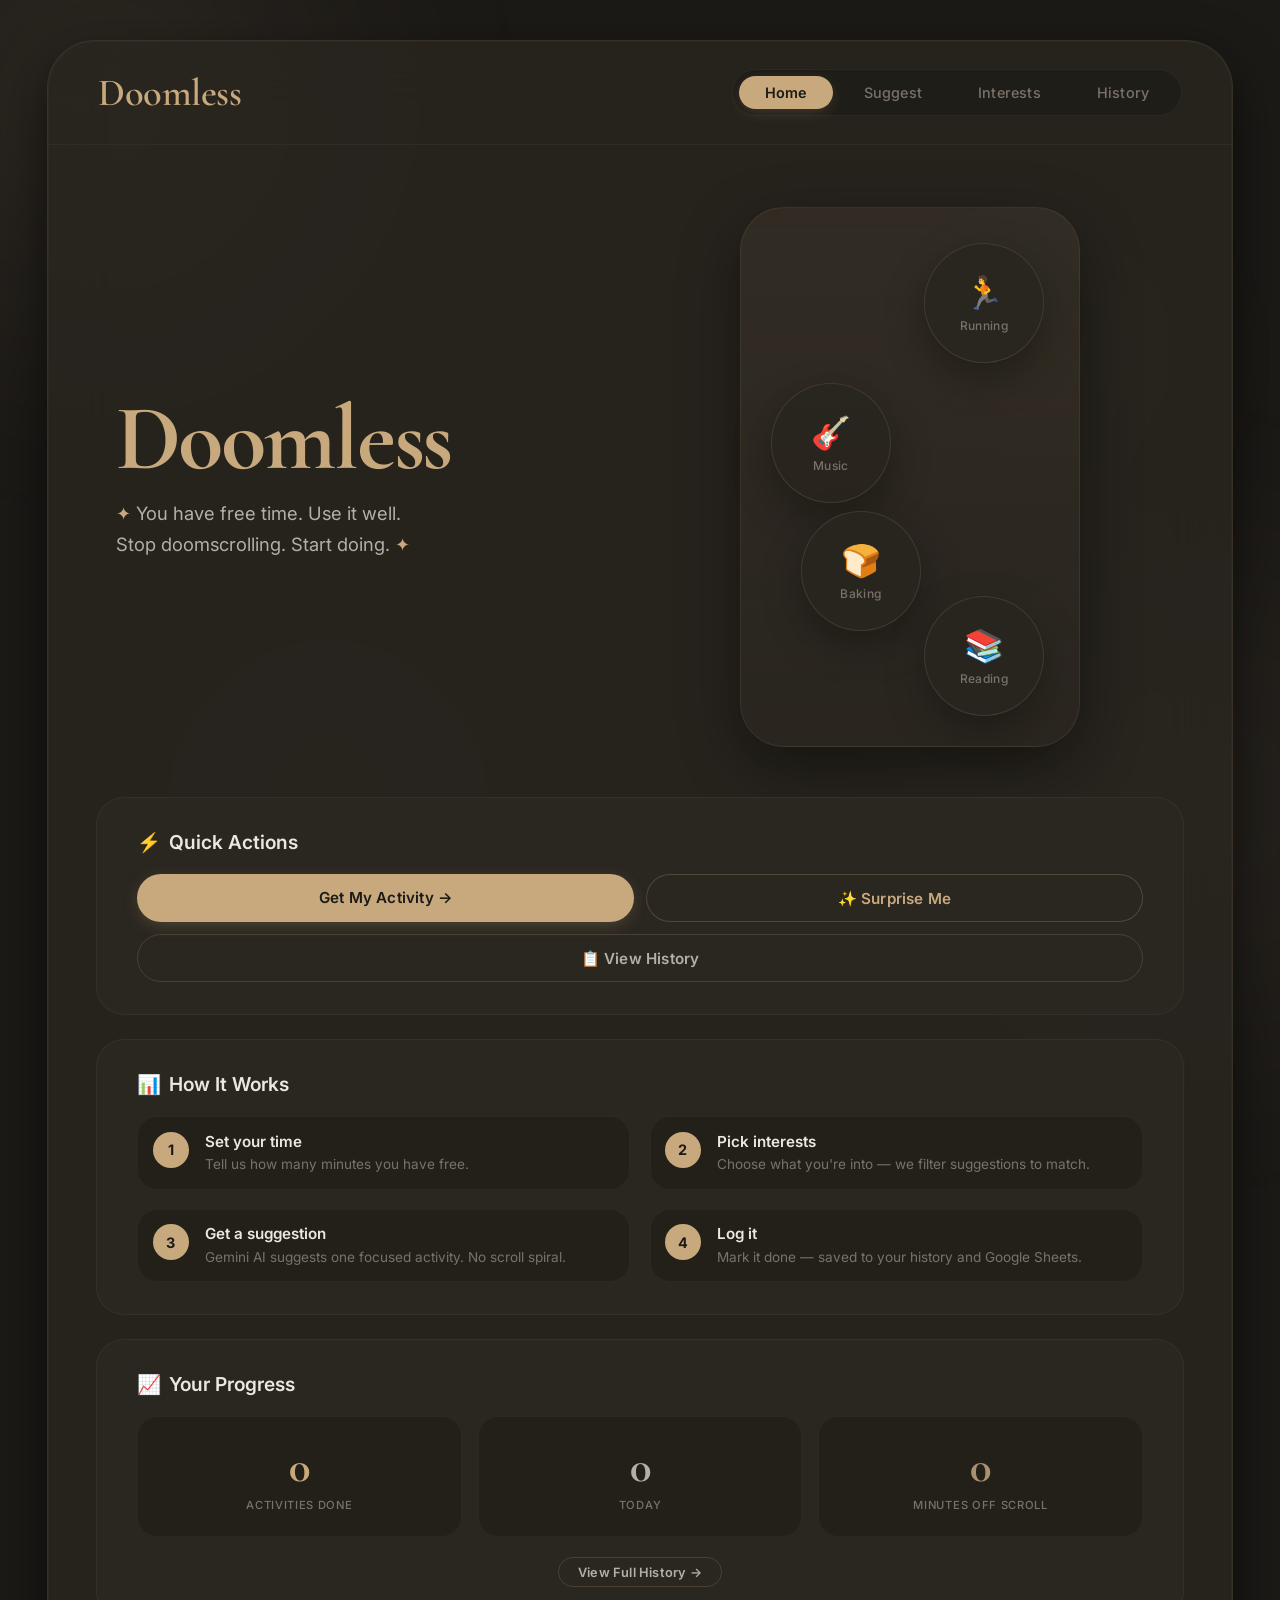
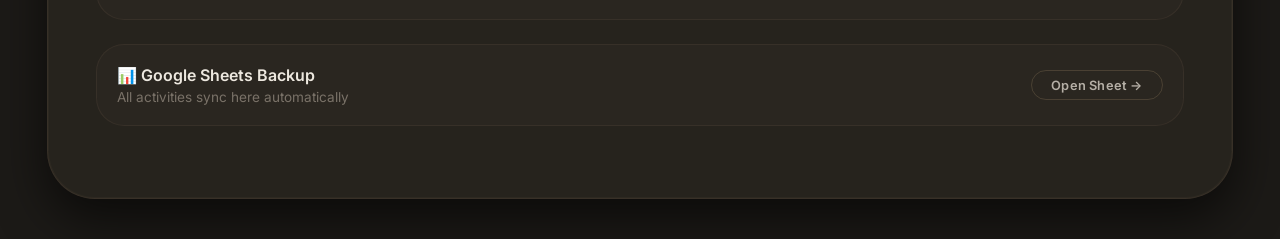
<file: frontend/index.html>
<!doctype html>
<html lang="en">
  <head>
    <meta charset="UTF-8" />
    <meta name="viewport" content="width=device-width, initial-scale=1.0" />
    <title>Doomless — Beat the Scroll</title>
    <!-- Google Fonts -->
    <link rel="preconnect" href="https://fonts.googleapis.com" />
    <link rel="preconnect" href="https://fonts.gstatic.com" crossorigin />
    <link
      href="https://fonts.googleapis.com/css2?family=Cormorant+Garamond:wght@500;600;700&family=Inter:wght@300;400;500;600&display=swap"
      rel="stylesheet"
    />
    <link rel="stylesheet" href="style.css" />
  </head>
  <body>
    <!-- Extra floating orbs for depth -->
    <div class="orb-1"></div>
    <div class="orb-2"></div>

    <div class="app-wrapper">
      <header>
        <a href="index.html" class="logo">Doomless</a>
        <nav>
          <a href="index.html" class="active">Home</a>
          <a href="suggest.html">Suggest</a>
          <a href="interests.html">Interests</a>
          <a href="history.html">History</a>
        </nav>
      </header>

      <main>
        <!-- HERO SECTION with Phone Mockup -->
        <div class="hero">
          <div class="hero-content">
            <h1>Doomless</h1>
            <p class="tagline">
              <i>✦</i> You have free time. Use it well.<br />
              Stop doomscrolling. Start doing. <i>✦</i>
            </p>
          </div>
          <div class="phone-ui">
            <div class="bubble bubble1">
              🏃
              <span>Running</span>
            </div>
            <div class="bubble bubble2">
              🎸
              <span>Music</span>
            </div>
            <div class="bubble bubble3">
              🍞
              <span>Baking</span>
            </div>
            <div class="bubble bubble4">
              📚
              <span>Reading</span>
            </div>
          </div>
        </div>

        <!-- QUICK ACTIONS -->
        <div class="card">
          <div class="card-title"><i>⚡</i> Quick Actions</div>
          <div class="quick-actions">
            <a href="suggest.html" class="btn btn-primary">Get My Activity →</a>
            <a href="suggest.html?surprise=1" class="btn btn-surprise"
              >✨ Surprise Me</a
            >
            <a href="history.html" class="btn btn-outline btn-full"
              >📋 View History</a
            >
          </div>
        </div>

        <!-- HOW IT WORKS -->
        <div class="card">
          <div class="card-title"><i>📊</i> How It Works</div>
          <div class="steps">
            <div class="step">
              <div class="step-number">1</div>
              <div>
                <strong>Set your time</strong>
                <p>Tell us how many minutes you have free.</p>
              </div>
            </div>
            <div class="step">
              <div class="step-number">2</div>
              <div>
                <strong>Pick interests</strong>
                <p>Choose what you're into — we filter suggestions to match.</p>
              </div>
            </div>
            <div class="step">
              <div class="step-number">3</div>
              <div>
                <strong>Get a suggestion</strong>
                <p>
                  Gemini AI suggests one focused activity. No scroll spiral.
                </p>
              </div>
            </div>
            <div class="step">
              <div class="step-number">4</div>
              <div>
                <strong>Log it</strong>
                <p>Mark it done — saved to your history and Google Sheets.</p>
              </div>
            </div>
          </div>
        </div>

        <!-- STATS PREVIEW -->
        <div class="card">
          <div class="card-title"><i>📈</i> Your Progress</div>
          <div class="stats-grid">
            <div class="stat-item">
              <div class="stat-number" id="stat-total">—</div>
              <div class="stat-label">Activities Done</div>
            </div>
            <div class="stat-item">
              <div class="stat-number" id="stat-today">—</div>
              <div class="stat-label">Today</div>
            </div>
            <div class="stat-item">
              <div class="stat-number" id="stat-time">—</div>
              <div class="stat-label">Minutes Off Scroll</div>
            </div>
          </div>
          <div style="text-align: center; margin-top: 1.25rem">
            <a
              href="history.html"
              class="btn btn-sm btn-outline"
              style="display: inline-block"
            >
              View Full History →
            </a>
          </div>
        </div>

        <!-- GOOGLE SHEETS LINK -->
        <div class="card" style="padding: 1.25rem">
          <div class="flex-between">
            <div>
              <div
                style="
                  font-weight: 600;
                  margin-bottom: 0.25rem;
                  color: var(--text);
                "
              >
                📊 Google Sheets Backup
              </div>
              <div style="font-size: 0.85rem; color: var(--muted)">
                All activities sync here automatically
              </div>
            </div>
            <a
              href="#"
              id="sheet-link"
              target="_blank"
              class="btn btn-sm btn-outline"
              style="white-space: nowrap; display: inline-block"
            >
              Open Sheet →
            </a>
          </div>
        </div>
      </main>
    </div>

    <script>
      const API = "http://localhost:8080";
      const USER_ID = 1;

      // Load stats from history
      async function loadStats() {
        try {
          const res = await fetch(`${API}/history?user_id=${USER_ID}`);
          const data = await res.json();
          const items = data.history || [];

          const total = items.length;
          const totalTime = items.reduce(
            (s, i) => s + (i.time_available || 0),
            0,
          );
          const today = items.filter(
            (i) =>
              new Date(i.logged_at).toDateString() ===
              new Date().toDateString(),
          ).length;

          document.getElementById("stat-total").textContent = total;
          document.getElementById("stat-today").textContent = today;
          document.getElementById("stat-time").textContent = totalTime;
        } catch (err) {
          // Server not running - show 0s
          document.getElementById("stat-total").textContent = "0";
          document.getElementById("stat-today").textContent = "0";
          document.getElementById("stat-time").textContent = "0";
        }
      }

      // Load stats on page load
      loadStats();

      // Handle sheet link
      document
        .getElementById("sheet-link")
        .addEventListener("click", function (e) {
          const sheetId =
            localStorage.getItem("doomless_sheet_id") || "YOUR_SHEET_ID";
          if (sheetId === "YOUR_SHEET_ID") {
            e.preventDefault();
            alert(
              "Please set your Google Sheet ID in localStorage:\n\n" +
                'localStorage.setItem("doomless_sheet_id", "YOUR_ACTUAL_ID")',
            );
          } else {
            this.href = `https://docs.google.com/spreadsheets/d/${sheetId}`;
          }
        });
    </script>
  </body>
</html>
</file>
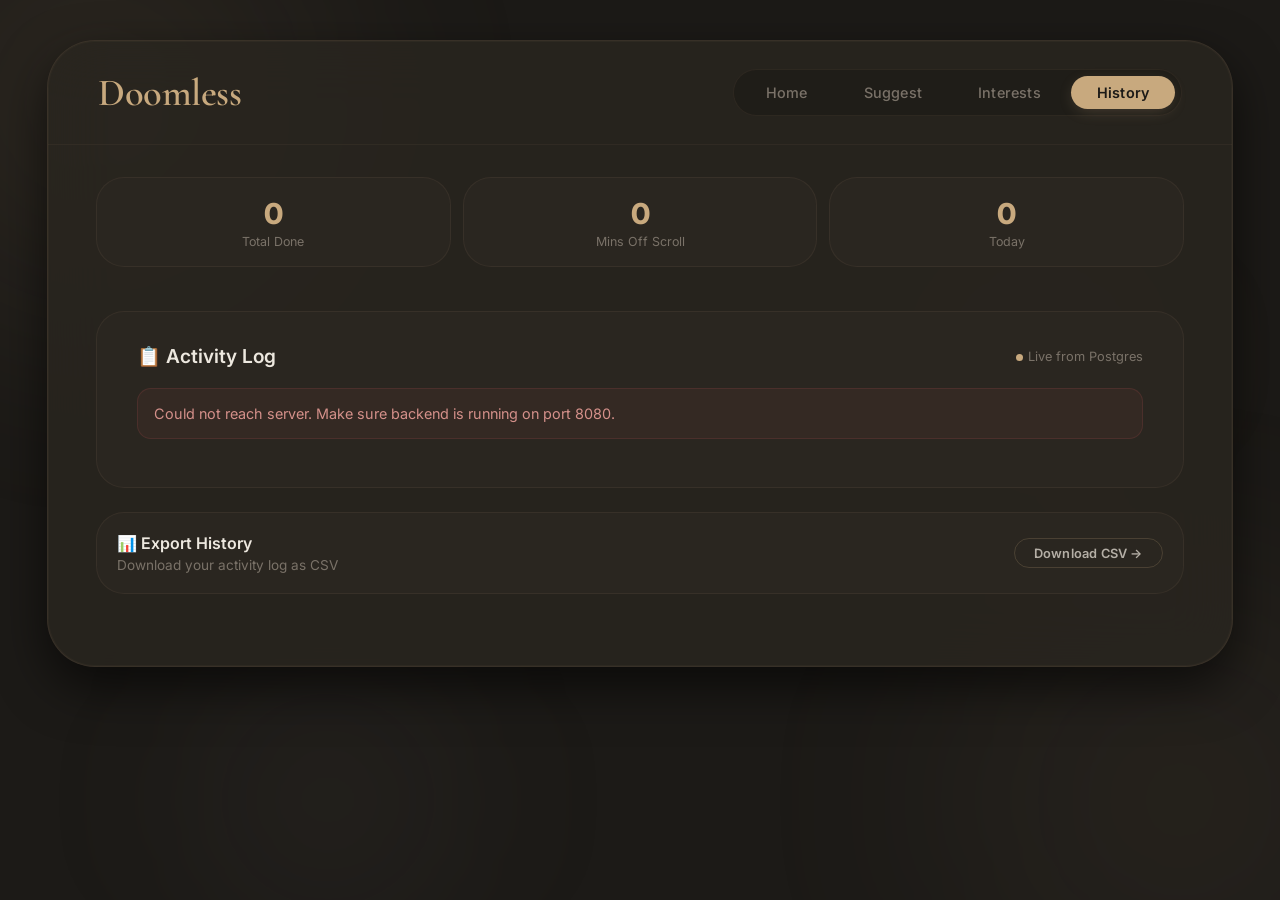
<file: frontend/history.html>
<!DOCTYPE html>
<html lang="en">
<head>
  <meta charset="UTF-8">
  <meta name="viewport" content="width=device-width, initial-scale=1.0">
  <title>History — Doomless</title>
  <link rel="preconnect" href="https://fonts.googleapis.com" />
  <link rel="preconnect" href="https://fonts.gstatic.com" crossorigin />
  <link href="https://fonts.googleapis.com/css2?family=Cormorant+Garamond:wght@500;600;700&family=Inter:wght@300;400;500;600&display=swap" rel="stylesheet" />
  <link rel="stylesheet" href="style.css">
</head>
<body>

<div class="orb-1"></div>
<div class="orb-2"></div>

<div class="app-wrapper">
  <header>
    <a href="index.html" class="logo">Doomless</a>
    <nav>
      <a href="index.html">Home</a>
      <a href="suggest.html">Suggest</a>
      <a href="interests.html">Interests</a>
      <a href="history.html" class="active">History</a>
    </nav>
  </header>

  <main>

    <!-- Stats bar -->
    <div style="display:grid;grid-template-columns:repeat(3,1fr);gap:0.75rem;margin-bottom:1.25rem">
      <div class="card" style="text-align:center;padding:1.1rem 0.5rem">
        <div style="font-size:1.8rem;font-weight:800;color:var(--accent)" id="stat-total">—</div>
        <div style="font-size:0.78rem;color:var(--muted);margin-top:0.2rem">Total Done</div>
      </div>
      <div class="card" style="text-align:center;padding:1.1rem 0.5rem">
        <div style="font-size:1.8rem;font-weight:800;color:var(--accent)" id="stat-time">—</div>
        <div style="font-size:0.78rem;color:var(--muted);margin-top:0.2rem">Mins Off Scroll</div>
      </div>
      <div class="card" style="text-align:center;padding:1.1rem 0.5rem">
        <div style="font-size:1.8rem;font-weight:800;color:var(--accent)" id="stat-today">—</div>
        <div style="font-size:0.78rem;color:var(--muted);margin-top:0.2rem">Today</div>
      </div>
    </div>

    <!-- History list -->
    <div class="card">
      <div class="card-title" style="justify-content:space-between">
        <span>📋 Activity Log</span>
        <span style="font-size:0.8rem;font-weight:400;color:var(--muted)">
          <span class="dot"></span>Live from Postgres
        </span>
      </div>

      <div id="history-list">
        <div class="empty-state">
          <p>⏳ Loading history…</p>
        </div>
      </div>

      <div id="load-error" style="display:none" class="alert alert-error">
        Could not reach server. Make sure backend is running on port 8080.
      </div>
    </div>

    <!-- Export + Sheets -->
    <div class="card" style="padding:1.25rem">
      <div class="flex-between">
        <div>
          <div style="font-weight:600;margin-bottom:0.25rem;color:var(--text)">📊 Export History</div>
          <div style="font-size:0.85rem;color:var(--muted)">Download your activity log as CSV</div>
        </div>
        <button onclick="exportCSV()" class="btn btn-outline btn-sm" style="white-space:nowrap">
          Download CSV →
        </button>
      </div>
    </div>

  </main>
</div>

<script>
  const API = 'http://localhost:8080';
  let allItems = [];

  function formatDate(iso) {
    const d = new Date(iso);
    const now = new Date();
    const isToday = d.toDateString() === now.toDateString();
    if (isToday) return 'Today · ' + d.toLocaleTimeString([], { hour: '2-digit', minute: '2-digit' });
    return d.toLocaleDateString([], { month: 'short', day: 'numeric' }) + ' · ' +
           d.toLocaleTimeString([], { hour: '2-digit', minute: '2-digit' });
  }

  async function loadHistory() {
    try {
      const res = await fetch(`${API}/history?user_id=1`);
      const data = await res.json();
      allItems = data.history || [];

      const totalTime = allItems.reduce((s, i) => s + (i.time_available || 0), 0);
      const todayItems = allItems.filter(i => new Date(i.logged_at).toDateString() === new Date().toDateString());
      document.getElementById('stat-total').textContent = allItems.length;
      document.getElementById('stat-time').textContent = totalTime;
      document.getElementById('stat-today').textContent = todayItems.length;

      const list = document.getElementById('history-list');
      if (allItems.length === 0) {
        list.innerHTML = `
          <div class="empty-state">
            <p>🌱 No activities yet.<br>
               <a href="suggest.html" style="color:var(--accent)">Get your first suggestion →</a>
            </p>
          </div>`;
        return;
      }

      list.innerHTML = `<div class="log-list">` + allItems.map(item => `
        <div class="log-item">
          <div class="log-text">${escapeHtml(item.suggestion)}</div>
          <div class="log-meta">
            <span class="tag time">⏱ ${item.time_available} min</span>
            ${(item.interests_used || []).map(t => `<span class="tag">${escapeHtml(t)}</span>`).join('')}
            <span class="meta-text">${formatDate(item.logged_at)}</span>
          </div>
        </div>
      `).join('') + `</div>`;

    } catch (err) {
      document.getElementById('history-list').innerHTML = '';
      document.getElementById('load-error').style.display = 'block';
      ['stat-total','stat-time','stat-today'].forEach(id => {
        document.getElementById(id).textContent = '0';
      });
    }
  }

  function exportCSV() {
    if (!allItems.length) { alert('No history to export yet.'); return; }
    const rows = [['Activity', 'Time (min)', 'Date']];
    allItems.forEach(i => rows.push([
      `"${i.suggestion.replace(/"/g, '""')}"`,
      i.time_available,
      i.logged_at
    ]));
    const csv = rows.map(r => r.join(',')).join('\n');
    const blob = new Blob([csv], { type: 'text/csv' });
    const a = document.createElement('a');
    a.href = URL.createObjectURL(blob);
    a.download = 'doomless_history.csv';
    a.click();
  }

  function escapeHtml(str) {
    return String(str)
      .replace(/&/g,'&amp;').replace(/</g,'&lt;')
      .replace(/>/g,'&gt;').replace(/"/g,'&quot;');
  }

  loadHistory();
</script>

</body>
</html>
</file>
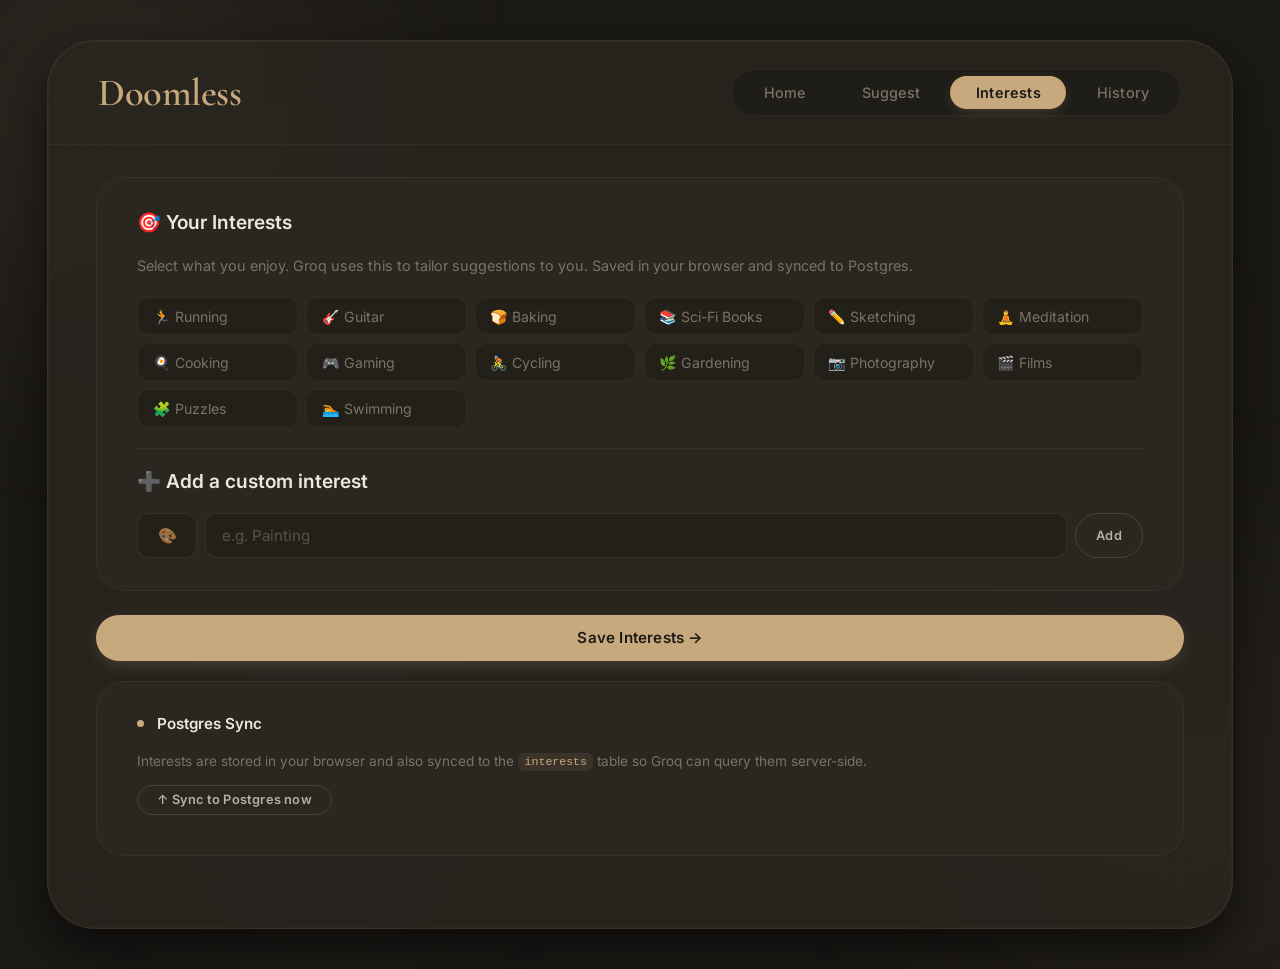
<file: frontend/interests.html>
<!DOCTYPE html>
<html lang="en">
<head>
  <meta charset="UTF-8">
  <meta name="viewport" content="width=device-width, initial-scale=1.0">
  <title>My Interests — Doomless</title>
  <link rel="preconnect" href="https://fonts.googleapis.com" />
  <link rel="preconnect" href="https://fonts.gstatic.com" crossorigin />
  <link href="https://fonts.googleapis.com/css2?family=Cormorant+Garamond:wght@500;600;700&family=Inter:wght@300;400;500;600&display=swap" rel="stylesheet" />
  <link rel="stylesheet" href="style.css">
</head>
<body>

<div class="orb-1"></div>
<div class="orb-2"></div>

<div class="app-wrapper">
  <header>
    <a href="index.html" class="logo">Doomless</a>
    <nav>
      <a href="index.html">Home</a>
      <a href="suggest.html">Suggest</a>
      <a href="interests.html" class="active">Interests</a>
      <a href="history.html">History</a>
    </nav>
  </header>

  <main>

    <div class="card">
      <div class="card-title">🎯 Your Interests</div>
      <p style="color:var(--muted);font-size:0.9rem;margin-bottom:1.25rem;line-height:1.6">
        Select what you enjoy. Groq uses this to tailor suggestions to you.
        Saved in your browser and synced to Postgres.
      </p>

      <div class="interests-grid" id="interests-grid"></div>

      <hr>

      <div class="card-title" style="margin-top:0.5rem">➕ Add a custom interest</div>
      <div style="display:flex;gap:0.5rem">
        <input type="text" id="custom-emoji" placeholder="🎨" style="width:60px;text-align:center">
        <input type="text" id="custom-label" placeholder="e.g. Painting" style="flex:1">
        <button class="btn btn-outline btn-sm" onclick="addCustom()" style="width:auto;padding:0 1.25rem">Add</button>
      </div>
      <div id="add-error" class="alert alert-error" style="display:none;margin-top:0.75rem"></div>
    </div>

    <button class="btn btn-primary" onclick="saveInterests()">Save Interests →</button>

    <div id="save-confirm" class="alert alert-success" style="display:none;margin-top:0.75rem">
      ✅ Interests saved! <a href="suggest.html" style="color:var(--accent)">Get a suggestion now.</a>
    </div>

    <div class="card" style="margin-top:1.25rem">
      <div class="card-title" style="font-size:0.95rem">
        <span class="dot"></span> Postgres Sync
      </div>
      <p style="color:var(--muted);font-size:0.85rem;margin-bottom:1rem">
        Interests are stored in your browser and also synced to the <code>interests</code> table
        so Groq can query them server-side.
      </p>
      <button class="btn btn-outline btn-sm" onclick="syncToServer()" style="width:auto">
        ↑ Sync to Postgres now
      </button>
      <div id="sync-status" style="font-size:0.82rem;color:var(--muted);margin-top:0.5rem"></div>
    </div>

  </main>
</div>

<script>
  const API = 'http://localhost:8080';

  const PRESET_INTERESTS = [
    { emoji: '🏃', label: 'Running' },
    { emoji: '🎸', label: 'Guitar' },
    { emoji: '🍞', label: 'Baking' },
    { emoji: '📚', label: 'Sci-Fi Books' },
    { emoji: '✏️',  label: 'Sketching' },
    { emoji: '🧘', label: 'Meditation' },
    { emoji: '🍳', label: 'Cooking' },
    { emoji: '🎮', label: 'Gaming' },
    { emoji: '🚴', label: 'Cycling' },
    { emoji: '🌿', label: 'Gardening' },
    { emoji: '📷', label: 'Photography' },
    { emoji: '🎬', label: 'Films' },
    { emoji: '🧩', label: 'Puzzles' },
    { emoji: '🏊', label: 'Swimming' },
  ];

  let selected = JSON.parse(localStorage.getItem('doomless_interests') || '[]');
  let custom   = JSON.parse(localStorage.getItem('doomless_custom') || '[]');
  const all    = () => [...PRESET_INTERESTS, ...custom];

  function isSelected(label) {
    return selected.some(s => s.label === label);
  }

  function renderGrid() {
    const grid = document.getElementById('interests-grid');
    grid.innerHTML = all().map(i => `
      <label class="interest-item ${isSelected(i.label) ? 'checked' : ''}">
        <input type="checkbox"
          ${isSelected(i.label) ? 'checked' : ''}
          value="${i.label}"
          data-emoji="${i.emoji}"
          onchange="toggleInterest(this, '${i.emoji}', '${i.label}')">
        ${i.emoji} ${i.label}
        ${custom.some(c => c.label === i.label) ? `<span onclick="removeCustom('${i.label}',event)" style="margin-left:auto;color:var(--muted);font-size:0.8rem;cursor:pointer">✕</span>` : ''}
      </label>
    `).join('');
  }

  function toggleInterest(cb, emoji, label) {
    const item = cb.closest('.interest-item');
    if (cb.checked) {
      item.classList.add('checked');
      if (!isSelected(label)) selected.push({ emoji, label });
    } else {
      item.classList.remove('checked');
      selected = selected.filter(s => s.label !== label);
    }
  }

  function addCustom() {
    const emoji = document.getElementById('custom-emoji').value.trim() || '⭐';
    const label = document.getElementById('custom-label').value.trim();
    const errEl = document.getElementById('add-error');
    if (!label) { errEl.textContent = 'Enter a label for your interest.'; errEl.style.display='block'; return; }
    if (all().some(i => i.label.toLowerCase() === label.toLowerCase())) {
      errEl.textContent = 'That interest already exists.'; errEl.style.display='block'; return;
    }
    errEl.style.display = 'none';
    custom.push({ emoji, label });
    localStorage.setItem('doomless_custom', JSON.stringify(custom));
    selected.push({ emoji, label });
    document.getElementById('custom-emoji').value = '';
    document.getElementById('custom-label').value = '';
    renderGrid();
  }

  function removeCustom(label, e) {
    e.preventDefault(); e.stopPropagation();
    custom   = custom.filter(c => c.label !== label);
    selected = selected.filter(s => s.label !== label);
    localStorage.setItem('doomless_custom', JSON.stringify(custom));
    renderGrid();
  }

  function saveInterests() {
    localStorage.setItem('doomless_interests', JSON.stringify(selected));
    document.getElementById('save-confirm').style.display = 'block';
    setTimeout(() => document.getElementById('save-confirm').style.display = 'none', 3000);
  }

  async function syncToServer() {
    const statusEl = document.getElementById('sync-status');
    statusEl.textContent = 'Syncing…';
    try {
      const body = new URLSearchParams({ user_id: 1 });
      selected.forEach(i => body.append('interests', i.label));
      const res = await fetch(`${API}/interests`, { method: 'POST', body });
      const data = await res.json();
      statusEl.textContent = `✅ Synced ${selected.length} interests to Postgres.`;
    } catch (_) {
      statusEl.textContent = '⚠️ Could not reach server — interests saved locally only.';
    }
  }

  renderGrid();
</script>

</body>
</html>
</file>
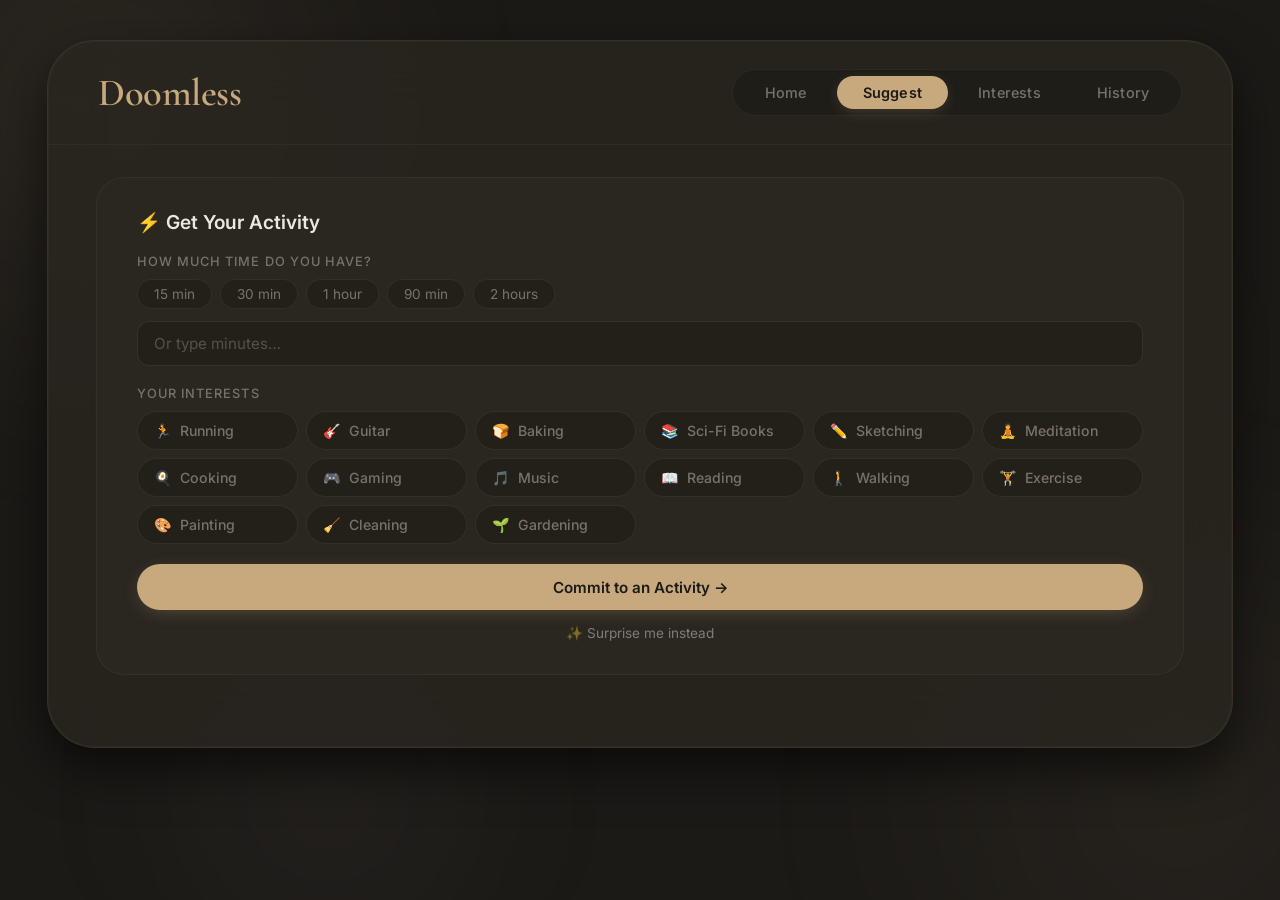
<file: frontend/suggest.html>
<!doctype html>
<html lang="en">
  <head>
    <meta charset="UTF-8" />
    <meta name="viewport" content="width=device-width, initial-scale=1.0" />
    <title>Get Suggestion — Doomless</title>
    <link rel="preconnect" href="https://fonts.googleapis.com" />
    <link rel="preconnect" href="https://fonts.gstatic.com" crossorigin />
    <link
      href="https://fonts.googleapis.com/css2?family=Cormorant+Garamond:wght@500;600;700&family=Inter:wght@300;400;500;600&display=swap"
      rel="stylesheet"
    />
    <link rel="stylesheet" href="style.css" />
  </head>
  <body>
    <div class="orb-1"></div>
    <div class="orb-2"></div>

    <div class="app-wrapper">
      <header>
        <a href="index.html" class="logo">Doomless</a>
        <nav>
          <a href="index.html">Home</a>
          <a href="suggest.html" class="active">Suggest</a>
          <a href="interests.html">Interests</a>
          <a href="history.html">History</a>
        </nav>
      </header>

      <main>
        <!-- STEP 1: PICK TIME -->
        <div class="card" id="form-card">
          <div class="card-title">⚡ Get Your Activity</div>

          <div id="surprise-badge-wrap" style="display: none">
            <span class="surprise-badge">✨ Surprise Mode — No filters</span>
          </div>

          <div class="field">
            <label class="field-label">How much time do you have?</label>
            <div class="pill-row">
              <button type="button" class="pill" onclick="pickTime(this, 15)">
                15 min
              </button>
              <button type="button" class="pill" onclick="pickTime(this, 30)">
                30 min
              </button>
              <button type="button" class="pill" onclick="pickTime(this, 60)">
                1 hour
              </button>
              <button type="button" class="pill" onclick="pickTime(this, 90)">
                90 min
              </button>
              <button type="button" class="pill" onclick="pickTime(this, 120)">
                2 hours
              </button>
            </div>
            <input
              type="number"
              id="time-val"
              placeholder="Or type minutes…"
              min="5"
              max="480"
            />
          </div>

          <div class="field" id="interests-section">
            <label class="field-label">Your Interests</label>
            <div class="interests-grid" id="interests-grid"></div>
          </div>

          <button class="btn-primary" id="submit-btn" onclick="getSuggestion()">
            Commit to an Activity →
          </button>
          <div style="text-align: center; margin-top: 0.75rem">
            <a
              href="suggest.html?surprise=1"
              style="
                color: rgba(255, 255, 255, 0.4);
                font-size: 0.85rem;
                text-decoration: none;
                transition: all 0.3s ease;
                font-family: &quot;Inter&quot;, sans-serif;
              "
            >
              ✨ Surprise me instead
            </a>
          </div>
        </div>

        <!-- STEP 2: LOADING -->
        <div id="loading-section">
          <div class="spinner"></div>
          <p
            style="
              color: rgba(255, 255, 255, 0.5);
              font-family: &quot;Inter&quot;, sans-serif;
            "
          >
            Finding your activity…
          </p>
        </div>

        <!-- STEP 3: LOCKED IN + TIMER -->
        <div class="card" id="locked-card" style="display: none">
          <div id="timer-section">
            <div class="locked-label">🔒 You're committed to this</div>

            <div class="locked-activity" id="suggestion-block">
              <div id="suggestion-title" style="font-weight: 700; margin-bottom: 0.4rem;"></div>
              <div id="suggestion-text" style="font-size: 1rem; margin-bottom: 0.75rem;"></div>
              <div style="display:flex; gap:0.5rem; flex-wrap:wrap; font-family:'Inter',sans-serif;">
                <span class="tag time" id="suggestion-duration"></span>
                <span class="tag" id="suggestion-category"></span>
              </div>
            </div>

            <p class="commitment-msg">No skipping. No scrolling. Just do it.</p>

            <div class="timer-ring">
              <svg width="200" height="200" viewBox="0 0 200 200">
                <circle class="bg" cx="100" cy="100" r="88" />
                <circle
                  class="progress"
                  id="timer-circle"
                  cx="100"
                  cy="100"
                  r="88"
                  stroke-dasharray="553"
                  stroke-dashoffset="0"
                />
              </svg>
              <div class="timer-text" id="timer-display">--:--</div>
            </div>

            <button class="btn-done" id="done-btn" onclick="markDone()">
              ✓ I Did It!
            </button>
            <button class="btn-skip" onclick="confirmSkip()">
              I couldn't do it this time
            </button>
          </div>
        </div>

        <!-- STEP 4: DONE -->
        <div class="card" id="done-section">
          <div class="done-emoji">🎉</div>
          <div class="done-title">You did it!</div>
          <div class="done-sub" id="done-sub">
            Activity logged successfully.
          </div>
          <a
            href="suggest.html"
            class="btn-primary"
            style="
              display: block;
              text-align: center;
              text-decoration: none;
              margin-bottom: 0.75rem;
            "
          >
            Get Another Activity
          </a>
          <a
            href="history.html"
            class="btn-outline"
            style="display: block; text-align: center; text-decoration: none"
          >
            View My History
          </a>
        </div>
      </main>
    </div>

    <script>
      const API = "http://localhost:8080";
      const isSurprise =
        new URLSearchParams(location.search).get("surprise") === "1";

      let selectedTime = 0;
      let timerInterval = null;
      let timerTotal = 0;
      let timerLeft = 0;
      let currentSuggestion = ""; // plain-text version used for logging/history
      let currentSuggestionObj = null; // parsed {title, recommendation, duration_minutes, category}

      const DEFAULT_INTERESTS = [
        { emoji: "🏃", label: "Running" },
        { emoji: "🎸", label: "Guitar" },
        { emoji: "🍞", label: "Baking" },
        { emoji: "📚", label: "Sci-Fi Books" },
        { emoji: "✏️", label: "Sketching" },
        { emoji: "🧘", label: "Meditation" },
        { emoji: "🍳", label: "Cooking" },
        { emoji: "🎮", label: "Gaming" },
        { emoji: "🎵", label: "Music" },
        { emoji: "📖", label: "Reading" },
        { emoji: "🚶", label: "Walking" },
        { emoji: "🏋️", label: "Exercise" },
        { emoji: "🎨", label: "Painting" },
        { emoji: "🧹", label: "Cleaning" },
        { emoji: "🌱", label: "Gardening" },
      ];

      // COMPLETE ACTIVITY DATABASE (used as local fallback only, when server unreachable)
      const ACTIVITY_DATABASE = {
        Meditation: [
          "🧘 Practice guided meditation for 10 minutes",
          "🌿 Do a mindful breathing exercise",
          "🧠 Try a body scan meditation",
          "🌸 Practice loving-kindness meditation",
          "🎵 Listen to calming meditation music",
        ],
        Running: [
          "🏃 Go for a 15-minute run in the park",
          "🏃‍♂️ Do interval training (sprint 1 min, walk 2 min)",
          "🏃‍♀️ Try a slow, steady distance run",
          "🌅 Go for an early morning jog",
          "📱 Use a running app to track your distance",
        ],
        Guitar: [
          "🎸 Practice basic chords (G, C, D, Em)",
          "🎵 Learn a new song on guitar",
          "🎶 Practice fingerpicking patterns",
          "🎸 Try a barre chord exercise",
          "🎵 Play along with your favorite song",
        ],
        Baking: [
          "🍞 Bake a simple loaf of bread",
          "🧁 Try making cupcakes or muffins",
          "🍪 Bake chocolate chip cookies",
          "🥧 Make a simple pie or tart",
          "🎂 Attempt a basic cake recipe",
        ],
        "Sci-Fi Books": [
          "📚 Read a chapter of your sci-fi book",
          "🪐 Write a short sci-fi story",
          "🌌 Watch a sci-fi short film",
          "🚀 Research space exploration news",
          "📖 Discuss sci-fi themes with a friend",
        ],
        Sketching: [
          "✏️ Draw a still life of objects around you",
          "🎨 Try gesture drawing for 15 minutes",
          "✏️ Sketch a portrait from a photo",
          "🌿 Draw a plant or flower",
          "🏙️ Do a quick urban sketch of a building",
        ],
        Cooking: [
          "🍳 Try a new recipe you've been wanting to make",
          "🥗 Prepare a healthy meal prep session",
          "🍝 Make pasta from scratch",
          "🥘 Cook a one-pot meal",
          "🍣 Try making sushi or a fusion dish",
        ],
        Gaming: [
          "🎮 Play one level of your favorite game",
          "🕹️ Try a short indie game",
          "🎯 Beat a boss or challenge you've been stuck on",
          "🎧 Listen to a gaming podcast",
          "🗺️ Explore an open world game environment",
        ],
        Music: [
          "🎵 Listen to a new album from start to finish",
          "🎶 Create a playlist based on your mood",
          "🎧 Discover new music on Spotify/YouTube",
          "🎹 Try learning a song on piano/keyboard",
          "🎤 Sing along to your favorite karaoke song",
        ],
        Reading: [
          "📖 Read a chapter from any book you enjoy",
          "📚 Write a short book review",
          "📰 Read articles on topics that interest you",
          "🎧 Listen to an audiobook or podcast",
          "📝 Write a summary of what you just read",
        ],
        Walking: [
          "🚶 Take a 15-minute walk outdoors",
          "🌳 Walk in a park or nature trail",
          "🏙️ Explore a new neighborhood or street",
          "🚶‍♀️ Practice walking meditation",
          "👟 Walk while listening to a podcast",
        ],
        Exercise: [
          "🏋️ Do a 15-minute strength training session",
          "🤸 Try a yoga flow or stretching routine",
          "💪 Do push-ups, squats, and core exercises",
          "🏋️‍♀️ Follow a home workout video",
          "🧗 Try climbing stairs or a short hike",
        ],
        Painting: [
          "🎨 Paint a landscape or scenery",
          "🖼️ Try abstract painting for 20 minutes",
          "🎭 Practice mixing colors and gradients",
          "🎨 Paint something from your imagination",
          "🖌️ Do a watercolor painting experiment",
        ],
        Cleaning: [
          "🧹 Deep clean one room in your home",
          "🗂️ Organize your closet or workspace",
          "🧼 Clean and disinfect high-touch surfaces",
          "🧺 Do a load of laundry and fold it",
          "📋 Create a cleaning checklist for the week",
        ],
        Gardening: [
          "🌱 Water and tend to your plants",
          "🌻 Plant new seeds or seedlings",
          "🌿 Prune and trim overgrown plants",
          "🌺 Design a small herb garden",
          "🌳 Learn about a new plant species",
        ],
      };

      // General fallback activities
      const GENERAL_ACTIVITIES = [
        "🌿 Spend 15 minutes in nature and breathe deeply",
        "📓 Write down three things you're grateful for",
        "🧠 Try a brain training puzzle or app",
        "🎵 Listen to music and let your mind wander",
        "🤸 Do some light stretching to relax your body",
        "📞 Call or message someone you care about",
        "💭 Practice visualizing your goals for 10 minutes",
        "📝 Write a to-do list for tomorrow",
        "🎯 Set one small goal and work on it",
        "🧘 Take 5 minutes to just breathe and relax",
      ];

      // Init
      if (isSurprise) {
        document.getElementById("surprise-badge-wrap").style.display = "block";
        document.getElementById("interests-section").style.display = "none";
      }

      function buildInterests() {
        const saved = localStorage.getItem("doomless_interests");
        let list = [];

        try {
          list = saved ? JSON.parse(saved) : [];
        } catch (e) {
          list = [];
        }

        if (!list || list.length === 0) {
          list = DEFAULT_INTERESTS;
        }

        const grid = document.getElementById("interests-grid");
        grid.innerHTML = list
          .map(
            (i) => `
          <button type="button" class="interest-btn" onclick="toggleInterest(this)" data-value="${i.label}">
            <span class="interest-emoji">${i.emoji}</span>
            <span class="interest-label">${i.label}</span>
          </button>
        `,
          )
          .join("");
      }

      function toggleInterest(element) {
        element.classList.toggle("active");
      }

      function pickTime(btn, val) {
        document
          .querySelectorAll(".pill")
          .forEach((p) => p.classList.remove("active"));
        btn.classList.add("active");
        selectedTime = val;
        document.getElementById("time-val").value = val;
      }

      function getSelectedInterests() {
        const activeButtons = document.querySelectorAll(".interest-btn.active");
        return Array.from(activeButtons).map((btn) => btn.dataset.value);
      }

      function getMatchingActivity(interests) {
        if (!interests || interests.length === 0) {
          return GENERAL_ACTIVITIES[
            Math.floor(Math.random() * GENERAL_ACTIVITIES.length)
          ];
        }

        let matchedActivities = [];

        interests.forEach((interest) => {
          if (ACTIVITY_DATABASE[interest]) {
            const activities = ACTIVITY_DATABASE[interest];
            activities.forEach((activity) => {
              matchedActivities.push(activity);
              matchedActivities.push(activity);
              matchedActivities.push(activity);
            });
          }
        });

        if (matchedActivities.length === 0) {
          return GENERAL_ACTIVITIES[
            Math.floor(Math.random() * GENERAL_ACTIVITIES.length)
          ];
        }

        return matchedActivities[
          Math.floor(Math.random() * matchedActivities.length)
        ];
      }

      // Renders currentSuggestionObj (or a plain string fallback) into the locked card
      function renderSuggestion() {
        const titleEl = document.getElementById("suggestion-title");
        const textEl = document.getElementById("suggestion-text");
        const durationEl = document.getElementById("suggestion-duration");
        const categoryEl = document.getElementById("suggestion-category");

        if (currentSuggestionObj) {
          titleEl.textContent = currentSuggestionObj.title || "";
          textEl.textContent = currentSuggestionObj.recommendation || "";
          durationEl.textContent = currentSuggestionObj.duration_minutes
            ? `⏱ ${currentSuggestionObj.duration_minutes} min`
            : "";
          categoryEl.textContent = currentSuggestionObj.category
            ? `🏷 ${currentSuggestionObj.category}`
            : "";
          durationEl.style.display = currentSuggestionObj.duration_minutes ? "inline-block" : "none";
          categoryEl.style.display = currentSuggestionObj.category ? "inline-block" : "none";
        } else {
          // Plain-text fallback (e.g. local activity matcher when server is unreachable)
          titleEl.textContent = "";
          textEl.textContent = currentSuggestion;
          durationEl.style.display = "none";
          categoryEl.style.display = "none";
        }
      }

      async function getSuggestion() {
        const timeInput = document.getElementById("time-val").value;
        if (!timeInput || parseInt(timeInput) < 1) {
          alert("Please pick or enter a time first.");
          return;
        }
        selectedTime = parseInt(timeInput);

        const selectedInterests = getSelectedInterests();

        document.getElementById("form-card").style.display = "none";
        document.getElementById("loading-section").style.display = "block";

        const body = new URLSearchParams({
          user_id: 1,
          time: selectedTime,
          surprise: isSurprise ? "1" : "0",
        });
        if (!isSurprise && selectedInterests.length > 0) {
          selectedInterests.forEach((i) => body.append("interests", i));
        }

        currentSuggestionObj = null;

        try {
          const res = await fetch(`${API}/suggest`, { method: "POST", body });
          const data = await res.json();

          // The backend returns `suggestion` as a JSON-encoded string
          // e.g. '{"title": "...", "recommendation": "...", "duration_minutes": 30, "category": "..."}'
          try {
            currentSuggestionObj = JSON.parse(data.suggestion);
            currentSuggestion =
              (currentSuggestionObj.title ? currentSuggestionObj.title + " — " : "") +
              (currentSuggestionObj.recommendation || "");
          } catch (parseErr) {
            // Not JSON — treat as a plain string suggestion
            currentSuggestion = data.suggestion || "Take a short walk outside.";
            currentSuggestionObj = null;
          }
        } catch (e) {
          console.log("Server not running, using local activity matcher");
          if (isSurprise) {
            currentSuggestion =
              GENERAL_ACTIVITIES[
                Math.floor(Math.random() * GENERAL_ACTIVITIES.length)
              ];
          } else {
            currentSuggestion = getMatchingActivity(selectedInterests);
          }
          currentSuggestionObj = null;
        }

        document.getElementById("loading-section").style.display = "none";
        renderSuggestion();
        document.getElementById("locked-card").style.display = "block";

        startTimer(selectedTime * 60);
      }

      function startTimer(seconds) {
        timerTotal = seconds;
        timerLeft = seconds;
        const circle = document.getElementById("timer-circle");
        const circumference = 553;

        function tick() {
          const mins = Math.floor(timerLeft / 60)
            .toString()
            .padStart(2, "0");
          const secs = (timerLeft % 60).toString().padStart(2, "0");
          document.getElementById("timer-display").textContent =
            `${mins}:${secs}`;

          const progress = timerLeft / timerTotal;
          circle.style.strokeDashoffset = circumference * (1 - progress);

          if (timerLeft <= 0) {
            clearInterval(timerInterval);
            document.getElementById("timer-display").textContent = "Done!";
            document.getElementById("done-btn").textContent = "✓ Log It!";
          } else {
            timerLeft--;
          }
        }

        tick();
        timerInterval = setInterval(tick, 1000);
      }

      async function markDone() {
        clearInterval(timerInterval);
        const timeSpent = timerTotal - timerLeft;

        try {
          await fetch(`${API}/log`, {
            method: "POST",
            body: new URLSearchParams({
              user_id: 1,
              activity: currentSuggestion,
              time_spent: Math.round(timeSpent / 60) || selectedTime,
            }),
          });
        } catch (e) {
          console.log("Log saved locally");
        }

        document.getElementById("locked-card").style.display = "none";
        document.getElementById("done-section").style.display = "block";
        document.getElementById("done-sub").textContent =
          `You spent ${Math.round((timerTotal - timerLeft) / 60) || selectedTime} minutes on something real. 🎯`;
      }

      function confirmSkip() {
        if (
          confirm(
            "You're giving up? That's okay this time. It will be logged as skipped.",
          )
        ) {
          clearInterval(timerInterval);
          document.getElementById("locked-card").style.display = "none";
          document.getElementById("form-card").style.display = "block";
          document.getElementById("timer-display").textContent = "--:--";
          document.getElementById("done-btn").textContent = "✓ I Did It!";
        }
      }

      document.addEventListener("DOMContentLoaded", function () {
        buildInterests();
      });
    </script>
  </body>
</html>
</file>
<file: frontend/style.css>
/* ============================================
   DOOMLESS — WARM EARTH / AMBER GLOW
   #1C1A17 · #2A2620 · #C8A97E · #7A7268 · #EDE8DF
   ============================================ */

:root {
  --bg: #1C1A17;
  --surface: #2A2620;
  --surface2: #232019;
  --border: rgba(200, 169, 126, 0.12);
  --accent: #C8A97E;
  --accent-hover: #d4b88e;
  --muted: #7A7268;
  --text: #EDE8DF;
  --text-dim: #B5AFA6;
  --radius: 32px;
  --shadow: 0 20px 50px rgba(0, 0, 0, 0.6);
  --font: "Inter", sans-serif;
}

* {
  box-sizing: border-box;
  margin: 0;
  padding: 0;
}

html { scroll-behavior: smooth; }

body {
  background: #1C1A17;
  min-height: 100vh;
  font-family: var(--font);
  overflow-x: hidden;
  position: relative;
  display: flex;
  justify-content: center;
  align-items: flex-start;
  padding: 0 1rem;
  color: var(--text);
}

/* ---- Warm ambient orbs ---- */
body::before {
  content: "";
  position: fixed;
  width: 700px;
  height: 700px;
  left: -250px;
  top: -250px;
  background: radial-gradient(circle, rgba(200, 169, 126, 0.1), transparent 70%);
  border-radius: 50%;
  filter: blur(80px);
  z-index: 0;
  pointer-events: none;
}

body::after {
  content: "";
  position: fixed;
  width: 700px;
  height: 700px;
  right: -250px;
  bottom: -250px;
  background: radial-gradient(circle, rgba(200, 169, 126, 0.07), transparent 70%);
  border-radius: 50%;
  filter: blur(80px);
  z-index: 0;
  pointer-events: none;
}

.orb-1 {
  position: fixed;
  width: 400px;
  height: 400px;
  left: 10%;
  bottom: -100px;
  background: radial-gradient(circle, rgba(122, 114, 104, 0.1), transparent 70%);
  border-radius: 50%;
  filter: blur(70px);
  z-index: 0;
  pointer-events: none;
}

.orb-2 {
  position: fixed;
  width: 350px;
  height: 350px;
  right: 5%;
  top: 20%;
  background: radial-gradient(circle, rgba(200, 169, 126, 0.06), transparent 70%);
  border-radius: 50%;
  filter: blur(70px);
  z-index: 0;
  pointer-events: none;
}

/* ---- MAIN WRAPPER ---- */
.app-wrapper {
  width: min(1300px, 95%);
  margin: 40px auto;
  background: rgba(42, 38, 32, 0.8);
  backdrop-filter: blur(30px);
  -webkit-backdrop-filter: blur(30px);
  border: 1px solid rgba(200, 169, 126, 0.1);
  border-radius: 48px;
  box-shadow: var(--shadow), 0 0 0 1px rgba(200, 169, 126, 0.04) inset;
  overflow: hidden;
  position: relative;
  z-index: 1;
}

/* ---- HEADER ---- */
header {
  display: flex;
  align-items: center;
  justify-content: space-between;
  padding: 28px 50px;
  background: transparent;
  border-bottom: 1px solid rgba(200, 169, 126, 0.06);
  flex-wrap: wrap;
  gap: 1rem;
  position: relative;
  z-index: 2;
}

.logo {
  font-family: "Cormorant Garamond", serif;
  font-size: 2.4rem;
  font-weight: 600;
  color: var(--accent);
  text-decoration: none;
  letter-spacing: -0.5px;
  cursor: pointer;
  display: flex;
  align-items: center;
  gap: 0.3rem;
}

nav {
  display: flex;
  gap: 0.3rem;
  background: rgba(28, 26, 23, 0.6);
  padding: 6px;
  border-radius: 60px;
  border: 1px solid rgba(200, 169, 126, 0.08);
  flex-wrap: wrap;
  justify-content: center;
}

nav a {
  padding: 0.5rem 1.6rem;
  border-radius: 40px;
  color: var(--muted);
  text-decoration: none;
  font-size: 0.9rem;
  font-weight: 500;
  transition: all 0.2s ease;
  cursor: pointer;
  letter-spacing: 0.2px;
}

nav a:hover {
  color: var(--text);
  background: rgba(200, 169, 126, 0.08);
}

nav a.active {
  background: var(--accent);
  color: #1C1A17;
  font-weight: 600;
  box-shadow: 0 4px 16px -4px rgba(200, 169, 126, 0.3);
}

/* ---- MAIN CONTENT AREA ---- */
main {
  padding: 2rem 3rem 3rem;
  position: relative;
  z-index: 2;
}

/* ---- HERO ---- */
.hero {
  display: grid;
  grid-template-columns: 1fr 1fr;
  align-items: center;
  min-height: 480px;
  padding: 30px 20px 50px;
  gap: 2rem;
}

.hero-content {
  display: flex;
  flex-direction: column;
  justify-content: center;
}

.hero h1 {
  font-family: "Cormorant Garamond", serif;
  font-size: 5.8rem;
  font-weight: 700;
  color: var(--accent);
  margin-bottom: 12px;
  line-height: 1;
  letter-spacing: -2px;
}

.hero .tagline {
  color: var(--text-dim);
  font-size: 1.15rem;
  max-width: 420px;
  line-height: 1.7;
  font-weight: 400;
}

.hero .tagline i {
  color: var(--accent);
  font-style: normal;
}

/* ---- Phone Mockup ---- */
.phone-ui {
  width: 340px;
  height: 540px;
  margin: auto;
  border-radius: 44px;
  background: linear-gradient(180deg, rgba(200, 169, 126, 0.07), rgba(200, 169, 126, 0.02));
  border: 1px solid rgba(200, 169, 126, 0.1);
  position: relative;
  box-shadow: 0 20px 60px rgba(0, 0, 0, 0.4);
  flex-shrink: 0;
}

/* ---- Bubbles ---- */
.bubble {
  width: 120px;
  height: 120px;
  border-radius: 50%;
  background: rgba(42, 38, 32, 0.9);
  border: 1px solid rgba(200, 169, 126, 0.15);
  display: flex;
  flex-direction: column;
  align-items: center;
  justify-content: center;
  position: absolute;
  box-shadow: 0 15px 40px rgba(0, 0, 0, 0.3);
  transition: transform 0.3s ease, box-shadow 0.3s ease;
  cursor: pointer;
  font-size: 2rem;
  animation: float 6s ease-in-out infinite;
  color: var(--text);
}

.bubble:hover {
  transform: translateY(-12px) scale(1.02);
  border-color: rgba(200, 169, 126, 0.35);
  box-shadow: 0 25px 55px rgba(0, 0, 0, 0.4);
}

.bubble span {
  font-size: 0.75rem;
  margin-top: 6px;
  color: var(--muted);
  font-weight: 500;
  letter-spacing: 0.3px;
}

.bubble1 { top: 35px; right: 35px; animation-delay: 0s; }
.bubble2 { top: 175px; left: 30px; animation-delay: 1.5s; }
.bubble3 { bottom: 115px; left: 60px; animation-delay: 3s; }
.bubble4 { bottom: 30px; right: 35px; animation-delay: 0.8s; }

@keyframes float {
  0%, 100% { transform: translateY(0px); }
  50% { transform: translateY(-12px); }
}

/* ---- CARDS ---- */
.card {
  background: var(--surface);
  border: 1px solid rgba(200, 169, 126, 0.08);
  border-radius: 28px;
  padding: 2rem 2.5rem;
  margin-bottom: 1.5rem;
  width: 100%;
  position: relative;
  z-index: 2;
}

.card-title {
  font-size: 1.2rem;
  font-weight: 600;
  margin-bottom: 1.25rem;
  display: flex;
  align-items: center;
  gap: 0.5rem;
  color: var(--text);
}

.card-title i {
  color: var(--accent);
  font-style: normal;
}

/* ---- QUICK ACTIONS ---- */
.quick-actions {
  display: grid;
  grid-template-columns: 1fr 1fr;
  gap: 0.75rem;
}

.quick-actions .btn-full { grid-column: 1 / -1; }

/* ---- BUTTONS ---- */
.btn {
  display: inline-flex;
  align-items: center;
  justify-content: center;
  gap: 0.5rem;
  padding: 0.85rem 1.8rem;
  border-radius: 999px;
  border: none;
  font-size: 0.95rem;
  font-weight: 600;
  font-family: var(--font);
  cursor: pointer;
  text-align: center;
  text-decoration: none;
  transition: all 0.2s ease;
  letter-spacing: 0.2px;
  width: 100%;
}

.btn:active { transform: scale(0.97); }

.btn-primary {
  background: var(--accent);
  color: #1C1A17;
  box-shadow: 0 4px 20px -6px rgba(200, 169, 126, 0.4);
  display: block;
  width: 100%;
  padding: 0.85rem 1.8rem;
  border-radius: 999px;
  border: none;
  font-size: 0.95rem;
  font-weight: 600;
  font-family: var(--font);
  cursor: pointer;
  text-align: center;
  text-decoration: none;
  transition: all 0.2s ease;
}
.btn-primary:hover {
  background: var(--accent-hover);
  box-shadow: 0 8px 30px -6px rgba(200, 169, 126, 0.5);
  transform: translateY(-2px);
}

.btn-success {
  background: #6b7c5e;
  color: #EDE8DF;
  border: none;
}
.btn-success:hover { opacity: 0.85; transform: translateY(-2px); }

.btn-outline {
  background: transparent;
  border: 1px solid rgba(200, 169, 126, 0.2);
  color: var(--text-dim);
}
.btn-outline:hover {
  border-color: var(--accent);
  color: var(--accent);
  background: rgba(200, 169, 126, 0.06);
}

.btn-surprise {
  background: #2A2620;
  border: 1px solid rgba(200, 169, 126, 0.25);
  color: var(--accent);
}
.btn-surprise:hover {
  background: rgba(200, 169, 126, 0.1);
  transform: translateY(-2px);
}

.btn-sm {
  width: auto;
  display: inline-block;
  padding: 0.4rem 1.2rem;
  font-size: 0.8rem;
}

/* ---- STEPS ---- */
.steps {
  display: grid;
  grid-template-columns: 1fr 1fr;
  gap: 1.2rem;
}

.step {
  display: flex;
  align-items: flex-start;
  gap: 1rem;
  padding: 0.9rem;
  background: var(--surface2);
  border-radius: 20px;
  border: 1px solid rgba(200, 169, 126, 0.06);
}

.step-number {
  flex-shrink: 0;
  width: 36px;
  height: 36px;
  border-radius: 50%;
  background: var(--accent);
  color: #1C1A17;
  display: flex;
  align-items: center;
  justify-content: center;
  font-weight: 700;
  font-size: 0.9rem;
}

.step strong {
  display: block;
  margin-bottom: 0.2rem;
  color: var(--text);
  font-size: 0.95rem;
  font-weight: 600;
}

.step p {
  color: var(--muted);
  font-size: 0.85rem;
  line-height: 1.5;
  margin: 0;
}

/* ---- STATS ---- */
.stats-grid {
  display: grid;
  grid-template-columns: repeat(3, 1fr);
  gap: 1rem;
  text-align: center;
}

.stat-item {
  padding: 1.5rem 0.5rem;
  background: var(--surface2);
  border-radius: 20px;
  border: 1px solid rgba(200, 169, 126, 0.06);
}

.stat-number {
  font-size: 2.8rem;
  font-weight: 700;
  color: var(--accent);
  line-height: 1.2;
  font-family: "Cormorant Garamond", serif;
}

.stat-item:nth-child(2) .stat-number { color: var(--text-dim); }
.stat-item:nth-child(3) .stat-number { color: #a89070; }

.stat-label {
  font-size: 0.7rem;
  color: var(--muted);
  margin-top: 0.2rem;
  text-transform: uppercase;
  letter-spacing: 0.06em;
  font-weight: 500;
}

/* ---- FORM FIELDS ---- */
.field { margin-bottom: 1.25rem; }

.field-label {
  display: block;
  font-size: 0.8rem;
  font-weight: 500;
  color: var(--muted);
  margin-bottom: 0.6rem;
  text-transform: uppercase;
  letter-spacing: 0.08em;
}

input[type="text"],
input[type="number"],
textarea {
  width: 100%;
  background: var(--surface2);
  border: 1px solid rgba(200, 169, 126, 0.12);
  border-radius: 12px;
  padding: 0.75rem 1rem;
  color: var(--text);
  font-family: var(--font);
  font-size: 0.95rem;
  outline: none;
  transition: border-color 0.2s;
}

input[type="text"]:focus,
input[type="number"]:focus,
textarea:focus {
  border-color: rgba(200, 169, 126, 0.35);
}

input[type="text"]::placeholder,
input[type="number"]::placeholder,
textarea::placeholder {
  color: rgba(122, 114, 104, 0.6);
}

/* ---- PILL ROW ---- */
.pill-row {
  display: flex;
  flex-wrap: wrap;
  gap: 0.5rem;
  margin-bottom: 0.75rem;
}

.pill {
  background: var(--surface2);
  border: 1px solid rgba(200, 169, 126, 0.1);
  color: var(--muted);
  padding: 0.4rem 1rem;
  border-radius: 999px;
  font-size: 0.85rem;
  font-family: var(--font);
  cursor: pointer;
  transition: all 0.2s;
}

.pill:hover {
  border-color: rgba(200, 169, 126, 0.3);
  color: var(--text);
}

.pill.active {
  background: var(--accent);
  border-color: var(--accent);
  color: #1C1A17;
  font-weight: 600;
}

/* ---- INTERESTS GRID ---- */
.interests-grid {
  display: grid;
  grid-template-columns: repeat(auto-fill, minmax(140px, 1fr));
  gap: 0.5rem;
  margin-bottom: 1rem;
}

.interest-item {
  display: flex;
  align-items: center;
  gap: 0.5rem;
  padding: 0.6rem 0.9rem;
  background: var(--surface2);
  border: 1px solid rgba(200, 169, 126, 0.08);
  border-radius: 12px;
  font-size: 0.88rem;
  color: var(--muted);
  cursor: pointer;
  transition: all 0.2s;
  user-select: none;
}

.interest-item input[type="checkbox"] { display: none; }

.interest-item:hover {
  border-color: rgba(200, 169, 126, 0.2);
  color: var(--text);
}

.interest-item.checked {
  background: rgba(200, 169, 126, 0.1);
  border-color: rgba(200, 169, 126, 0.3);
  color: var(--accent);
}

/* ---- LOG LIST ---- */
.log-list {
  display: flex;
  flex-direction: column;
  gap: 0.75rem;
}

.log-item {
  padding: 1rem 1.25rem;
  background: var(--surface2);
  border: 1px solid rgba(200, 169, 126, 0.07);
  border-radius: 16px;
  transition: border-color 0.2s;
}

.log-item:hover { border-color: rgba(200, 169, 126, 0.18); }

.log-text {
  font-size: 0.95rem;
  color: var(--text);
  margin-bottom: 0.5rem;
  line-height: 1.5;
}

.log-meta {
  display: flex;
  flex-wrap: wrap;
  gap: 0.4rem;
  align-items: center;
}

.tag {
  font-size: 0.72rem;
  padding: 0.2rem 0.6rem;
  border-radius: 999px;
  background: rgba(122, 114, 104, 0.15);
  color: var(--muted);
  font-weight: 500;
}

.tag.time {
  background: rgba(200, 169, 126, 0.1);
  color: var(--accent);
}

.meta-text {
  font-size: 0.75rem;
  color: var(--muted);
  margin-left: auto;
}

/* ---- UTILITY ---- */
.flex-between {
  display: flex;
  justify-content: space-between;
  align-items: center;
  flex-wrap: wrap;
  gap: 0.5rem;
}

hr {
  border: none;
  border-top: 1px solid rgba(200, 169, 126, 0.08);
  margin: 1.25rem 0;
}

code {
  background: rgba(200, 169, 126, 0.1);
  color: var(--accent);
  padding: 0.15rem 0.4rem;
  border-radius: 6px;
  font-size: 0.85em;
}

/* ---- ALERTS ---- */
.alert {
  padding: 0.85rem 1rem;
  border-radius: 14px;
  font-size: 0.9rem;
  margin-bottom: 1rem;
  line-height: 1.5;
}

.alert-success {
  background: rgba(200, 169, 126, 0.08);
  border: 1px solid rgba(200, 169, 126, 0.18);
  color: var(--accent);
}

.alert-error {
  background: rgba(180, 80, 80, 0.08);
  border: 1px solid rgba(180, 80, 80, 0.18);
  color: #d4908a;
}

/* ---- EMPTY STATE ---- */
.empty-state {
  text-align: center;
  padding: 2rem 0;
  color: var(--muted);
}

/* ---- BLINK DOT ---- */
@keyframes blink {
  0%, 100% { opacity: 1; }
  50% { opacity: 0.3; }
}

.dot {
  display: inline-block;
  width: 7px;
  height: 7px;
  border-radius: 50%;
  background: var(--accent);
  animation: blink 2s infinite;
  margin-right: 5px;
}

/* ---- RESPONSIVE ---- */
@media (max-width: 1100px) {
  .hero { grid-template-columns: 1fr; text-align: center; padding: 30px 20px 40px; min-height: auto; }
  .hero .tagline { max-width: 100%; margin: 0 auto; }
  .hero-content { align-items: center; }
  .phone-ui { width: 280px; height: 440px; }
  .bubble { width: 95px; height: 95px; font-size: 1.6rem; }
  .bubble span { font-size: 0.6rem; }
  .bubble1 { top: 28px; right: 28px; }
  .bubble2 { top: 140px; left: 22px; }
  .bubble3 { bottom: 85px; left: 45px; }
  .bubble4 { bottom: 22px; right: 28px; }
}

@media (max-width: 900px) {
  header { padding: 20px 30px; flex-direction: column; align-items: stretch; }
  nav { justify-content: center; }
  .app-wrapper { margin: 20px auto; border-radius: 32px; }
  main { padding: 1.5rem 1.5rem 2rem; }
  .hero h1 { font-size: 4.2rem; }
  .card { padding: 1.5rem; }
  .steps { grid-template-columns: 1fr; }
  .stats-grid { grid-template-columns: 1fr 1fr; }
  .stat-item:last-child { grid-column: span 2; }
  .quick-actions { grid-template-columns: 1fr; }
  .quick-actions .btn-full { grid-column: 1; }
}

@media (max-width: 600px) {
  .app-wrapper { margin: 12px auto; border-radius: 24px; }
  header { padding: 16px 20px; }
  .logo { font-size: 1.8rem; text-align: center; justify-content: center; }
  nav a { padding: 0.3rem 0.9rem; font-size: 0.75rem; }
  .hero { padding: 20px 10px 30px; }
  .hero h1 { font-size: 3.2rem; }
  .hero .tagline { font-size: 1rem; }
  .phone-ui { width: 220px; height: 350px; }
  .bubble { width: 75px; height: 75px; font-size: 1.3rem; }
  .bubble span { font-size: 0.5rem; margin-top: 3px; }
  .bubble1 { top: 18px; right: 18px; }
  .bubble2 { top: 110px; left: 16px; }
  .bubble3 { bottom: 65px; left: 32px; }
  .bubble4 { bottom: 16px; right: 18px; }
  .card { padding: 1rem; border-radius: 20px; }
  .card-title { font-size: 1rem; }
  .stat-number { font-size: 2rem; }
  .stats-grid { grid-template-columns: 1fr; }
  .stat-item:last-child { grid-column: 1; }
  .btn { font-size: 0.85rem; padding: 0.7rem 1.2rem; }
  main { padding: 1rem 1rem 2rem; }
}

@media (max-width: 400px) {
  .hero h1 { font-size: 2.6rem; }
  .phone-ui { width: 180px; height: 290px; }
  .bubble { width: 60px; height: 60px; font-size: 1.1rem; }
  .bubble span { font-size: 0.45rem; }
  .bubble1 { top: 14px; right: 14px; }
  .bubble2 { top: 85px; left: 12px; }
  .bubble3 { bottom: 50px; left: 24px; }
  .bubble4 { bottom: 12px; right: 14px; }
}

/* ---- SUGGEST PAGE ---- */
#timer-section { text-align: center; padding: 2rem 1rem; }
#loading-section { display: none; text-align: center; padding: 3rem 1rem; }
#done-section { display: none; text-align: center; padding: 2rem 1rem; }

.timer-ring { position: relative; width: 200px; height: 200px; margin: 0 auto 1.5rem; }
.timer-ring svg { transform: rotate(-90deg); }
.timer-ring circle { fill: none; stroke-width: 8; }
.timer-ring .bg { stroke: rgba(200, 169, 126, 0.1); }
.timer-ring .progress { stroke: var(--accent); stroke-linecap: round; transition: stroke-dashoffset 1s linear; }
.timer-text { position: absolute; top: 50%; left: 50%; transform: translate(-50%, -50%); font-size: 2.2rem; font-weight: 700; font-family: "Cormorant Garamond", serif; color: var(--accent); }

.locked-activity { background: rgba(200, 169, 126, 0.06); border: 1px solid rgba(200, 169, 126, 0.2); border-radius: 16px; padding: 1.5rem; margin-bottom: 1.5rem; font-family: "Cormorant Garamond", serif; font-size: 1.2rem; line-height: 1.7; color: var(--text); }
.locked-label { font-size: 0.72rem; text-transform: uppercase; letter-spacing: 0.15em; color: var(--accent); margin-bottom: 0.75rem; font-weight: 600; }
.commitment-msg { font-size: 0.9rem; color: var(--muted); margin-bottom: 1.5rem; font-style: italic; }

.done-emoji { font-size: 4rem; margin-bottom: 1rem; }
.done-title { font-size: 2rem; font-weight: 700; margin-bottom: 0.5rem; font-family: "Cormorant Garamond", serif; color: var(--accent); }
.done-sub { color: var(--muted); margin-bottom: 1.5rem; font-style: italic; }

.spinner { width: 48px; height: 48px; border: 3px solid rgba(200, 169, 126, 0.15); border-top-color: var(--accent); border-radius: 50%; animation: spin 0.8s linear infinite; margin: 0 auto 1rem; }
@keyframes spin { to { transform: rotate(360deg); } }

.surprise-badge { display: inline-block; background: rgba(200, 169, 126, 0.1); border: 1px solid rgba(200, 169, 126, 0.25); color: var(--accent); font-size: 0.8rem; padding: 0.25rem 0.75rem; border-radius: 50px; margin-bottom: 1rem; }

.btn-done { background: var(--accent); color: #1C1A17; border: none; padding: 1rem 2.5rem; border-radius: 999px; font-size: 1rem; font-weight: 700; cursor: pointer; width: 100%; margin-bottom: 0.75rem; transition: all 0.2s; font-family: var(--font); }
.btn-done:hover { background: var(--accent-hover); transform: translateY(-2px); }
.btn-skip { background: transparent; border: 1px solid rgba(200, 169, 126, 0.15); color: var(--muted); padding: 0.6rem 1.5rem; border-radius: 999px; font-size: 0.85rem; cursor: pointer; width: 100%; transition: all 0.2s; font-family: var(--font); }
.btn-skip:hover { color: var(--text); border-color: rgba(200, 169, 126, 0.3); }

.interest-btn { display: flex; align-items: center; gap: 8px; padding: 10px 16px; background: var(--surface2); border: 1px solid rgba(200, 169, 126, 0.1); border-radius: 50px; cursor: pointer; color: var(--muted); font-family: var(--font); font-size: 0.88rem; font-weight: 500; transition: all 0.25s ease; position: relative; }
.interest-btn:hover { border-color: rgba(200, 169, 126, 0.3); color: var(--text); transform: translateY(-2px); }
.interest-btn.active { background: rgba(200, 169, 126, 0.12); border-color: var(--accent); color: var(--accent); box-shadow: 0 0 16px rgba(200, 169, 126, 0.2); transform: scale(1.03); }
</file>
